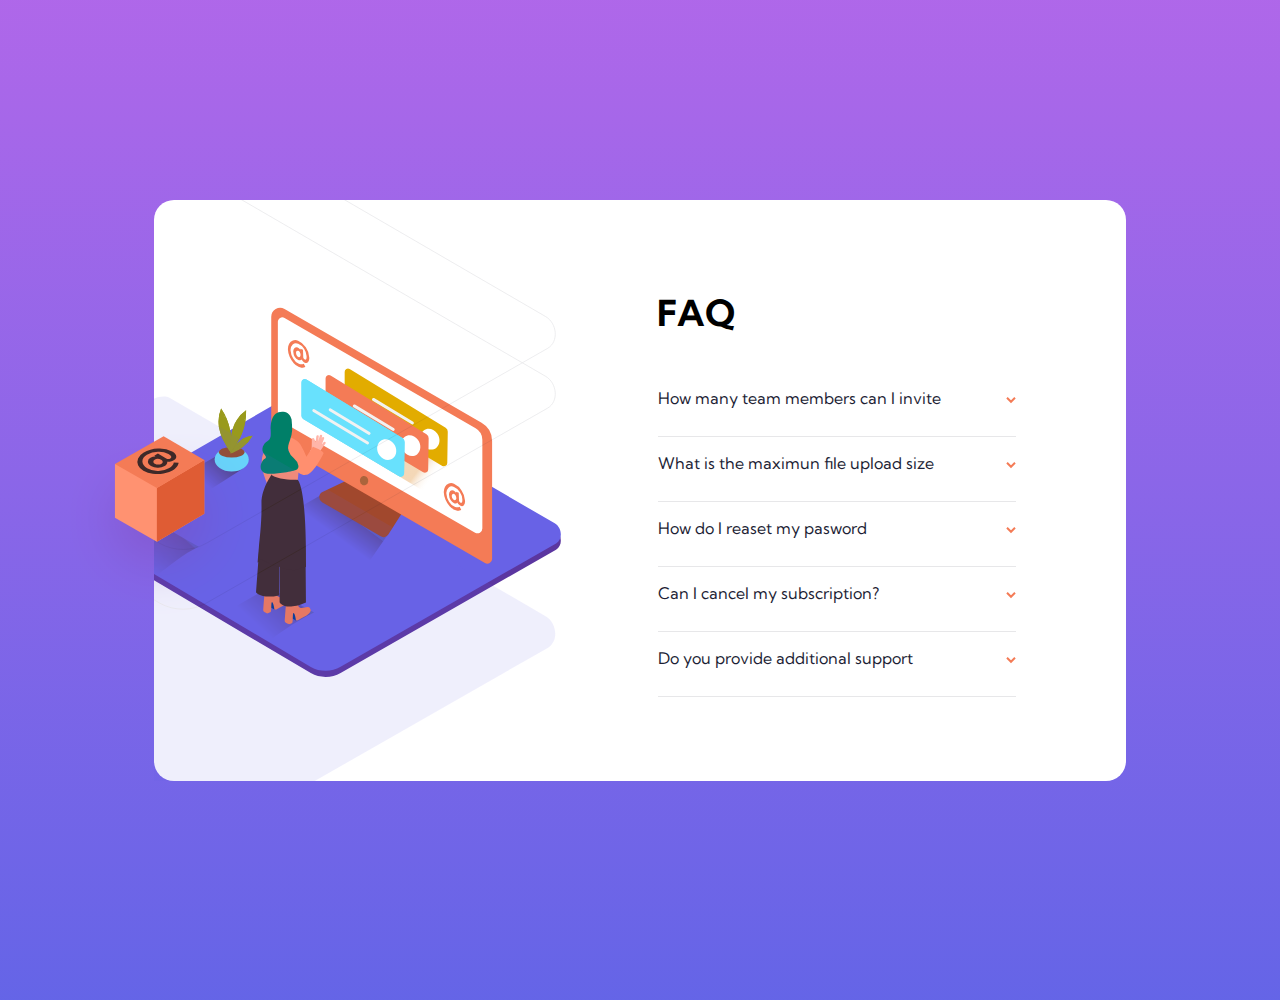
<file: index.html>
<!DOCTYPE html>
<html lang="en">
<head>
    <meta charset="UTF-8">
    <meta http-equiv="X-UA-Compatible" content="IE=edge">
    <meta name="viewport" content="width=device-width, initial-scale=1.0">
    <title>Document</title>
    <link rel="preconnect" href="https://fonts.googleapis.com">
    <link rel="preconnect" href="https://fonts.gstatic.com" crossorigin>
    <link href="https://fonts.googleapis.com/css2?family=Kumbh+Sans:wght@400;700&display=swap" rel="stylesheet">
    <link rel="stylesheet" href="style.css">
    
</head>
<body>
    <div class="container">
        <div class="collage">
            <div class="img scene">
                <div class="girl"></div>
                <div class="sombra"></div>
               
            </div>
            <div class="img cubo"><img src="images/illustration-box-desktop.svg" alt=""></div>
        </div>


        <div class="faq">
            <h1 class="title">FAQ</h1>
            <ul class="list">
                <li>
                    <div class="accordion">How many team members can I invite  </div>
                    <div class="panel"><p> You can invite up to 2 additional users on the Free plan. There is no limit on team members for the Premium plan.</p></div>
                </li>
                <li>
                    <div class="accordion">What is the maximun file upload size </div>
                    <div class="panel"><p>No more than 2GB. All files in your account mut fit your allotted spaces</p></div>
                </li>        
                <li>
                    <div class="accordion">How do I reaset my pasword </div>
                    <div class="panel"><p>Click “Forgot password” from the login page or “Change password” from your profile page. A reset link will be emailed to you. </p></div>

                </li>
                <li>
                    <div class="accordion">Can I cancel my subscription? </div>
                    <div class="panel"><p>Yes! Send us a message and we’ll process your request no questions asked. </p></div>

                </li>
                <li>
                    <div class="accordion">Do you provide additional support </div>
                    <div class="panel"><p>Chat and email support is available 24/7. Phone lines are open during normal business hours.</p></div>
                </li>
            </ul>
        </div>
    </div>

    <script src="main.js"></script>
</body>
</html>
</file>
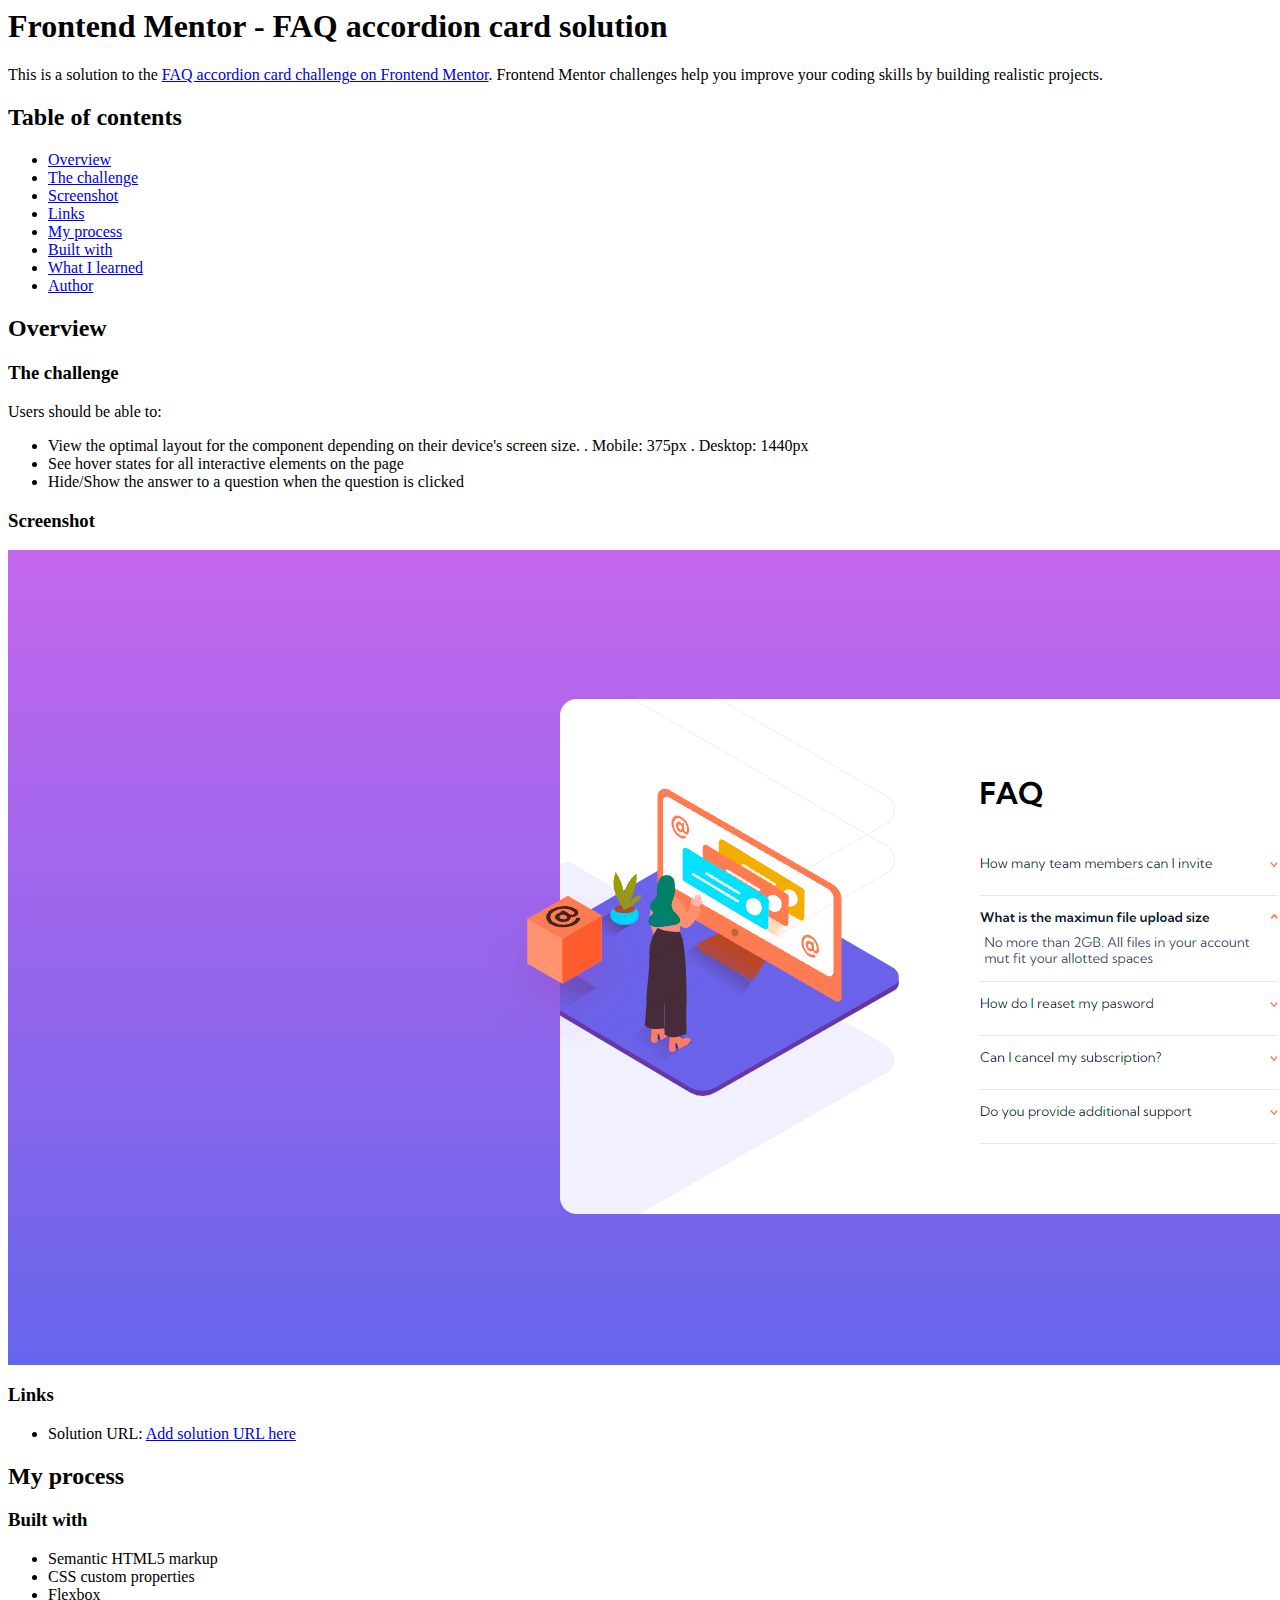
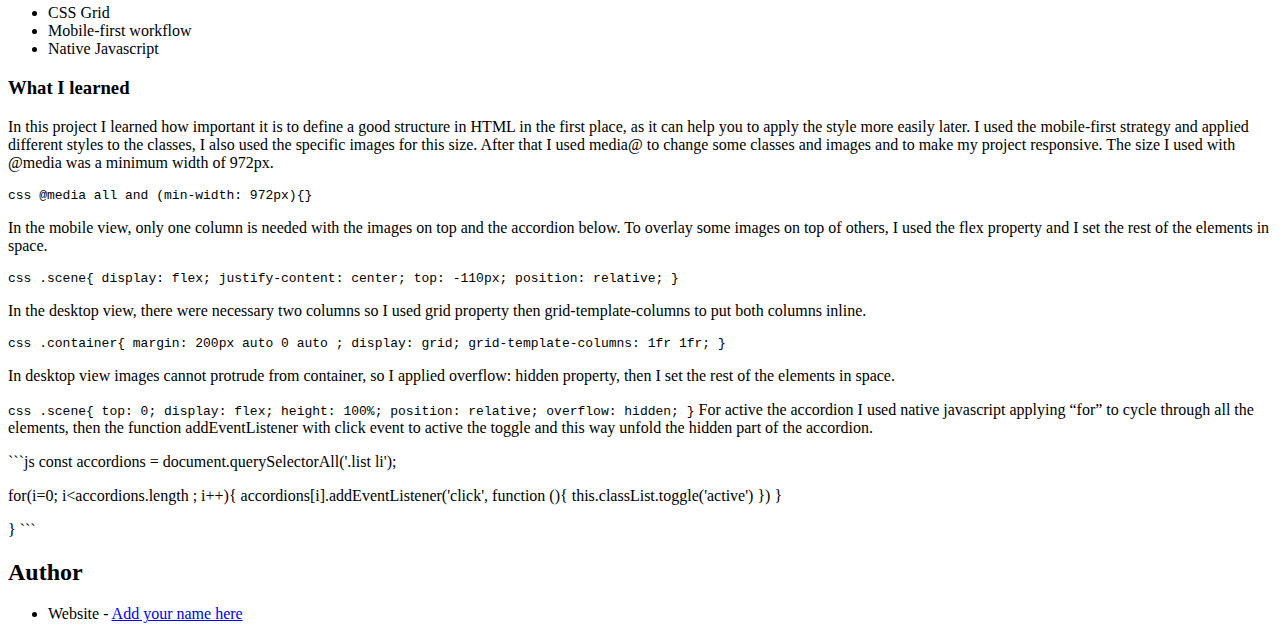
<file: index-1.html>
<html><head><meta http-equiv="Content-Type" content="text/html; charset=utf-8"/><title>Desconocido </title></head><body>
<h1 id="frontend-mentor-faq-accordion-card-solution">Frontend Mentor - FAQ accordion card solution</h1>
<p>This is a solution to the <a href="https://www.frontendmentor.io/challenges/faq-accordion-card-XlyjD0Oam">FAQ accordion card challenge on Frontend Mentor</a>. Frontend Mentor challenges help you improve your coding skills by building realistic projects. </p>
<h2 id="table-of-contents">Table of contents</h2>
<ul>
<li><a href="#overview">Overview</a></li>
<li><a href="#the-challenge">The challenge</a></li>
<li><a href="#screenshot">Screenshot</a></li>
<li><a href="#links">Links</a></li>
<li><a href="#my-process">My process</a></li>
<li><a href="#built-with">Built with</a></li>
<li><a href="#what-i-learned">What I learned</a></li>
<li><a href="#author">Author</a></li>
</ul>
<h2 id="overview">Overview</h2>
<h3 id="the-challenge">The challenge</h3>
<p>Users should be able to:</p>
<ul>
<li>View the optimal layout for the component depending on their device's screen size. 
    . Mobile: 375px
    . Desktop: 1440px</li>
<li>See hover states for all interactive elements on the page</li>
<li>Hide/Show the answer to a question when the question is clicked</li>
</ul>
<h3 id="screenshot">Screenshot</h3>
<p><img alt="" src="screen-shot-1.png"/></p>
<h3 id="links">Links</h3>
<ul>
<li>Solution URL: <a href="https://your-solution-url.com">Add solution URL here</a></li>
</ul>
<h2 id="my-process">My process</h2>
<h3 id="built-with">Built with</h3>
<ul>
<li>Semantic HTML5 markup</li>
<li>CSS custom properties</li>
<li>Flexbox</li>
<li>CSS Grid</li>
<li>Mobile-first workflow</li>
<li>Native Javascript</li>
</ul>
<h3 id="what-i-learned">What I learned</h3>
<p>In this project I learned how important it is to define a good structure in HTML in the first place, as it can help you to apply the style more easily later.
I used the mobile-first strategy and applied different styles to the classes, I also used the specific images for this size. After that I used media@ to change some classes and images and to make my project responsive. The size I used with @media was a minimum width of 972px.</p>
<p><code>css
@media all and (min-width: 972px){}</code></p>
<p>In the mobile view, only one column is needed with the images on top and the accordion below. To overlay some images on top of others, I used the flex property and I set the rest of the elements in space.</p>
<p><code>css
.scene{
    display: flex; 
    justify-content: center;
    top: -110px; 
    position: relative;
}</code></p>
<p>In the desktop view, there were necessary two columns so I used grid property then grid-template-columns to put both columns inline.</p>
<p><code>css
    .container{
        margin: 200px auto 0 auto ;
        display: grid;
        grid-template-columns: 1fr 1fr;
  }</code></p>
<p>In desktop view images cannot protrude from container, so I applied overflow: hidden property, then I set the rest of the elements in space.</p>
<p><code>css
.scene{
        top: 0;
        display: flex; 
        height: 100%;
        position: relative;
        overflow: hidden;
    }</code>
For active the accordion I used native javascript  applying “for”  to cycle through all the elements, then the function addEventListener with click event to active the toggle and this way unfold the hidden part of the accordion.</p>
<p>```js
const accordions = document.querySelectorAll('.list li');</p>
<p>for(i=0; i&lt;accordions.length ; i++){
    accordions[i].addEventListener('click', function (){ 
      this.classList.toggle('active') 
   })
 }</p>
<p>}
```</p>
<h2 id="author">Author</h2>
<ul>
<li>Website - <a href="https://www.your-site.com">Add your name here</a></li>
</ul>
</body></html>
</file>
<file: style.css>
/* http://meyerweb.com/eric/tools/css/reset/ 
   v2.0 | 20110126
   License: none (public domain)
*/

html, body, div, span, applet, object, iframe,
h1, h2, h3, h4, h5, h6, p, blockquote, pre,
a, abbr, acronym, address, big, cite, code,
del, dfn, em, img, ins, kbd, q, s, samp,
small, strike, strong, sub, sup, tt, var,
b, u, i, center,
dl, dt, dd, ol, ul, li,
fieldset, form, label, legend,
table, caption, tbody, tfoot, thead, tr, th, td,
article, aside, canvas, details, embed, 
figure, figcaption, footer, header, hgroup, 
menu, nav, output, ruby, section, summary,
time, mark, audio, video {
	margin: 0;
	padding: 0;
	border: 0;
	font-size: 100%;
	font: inherit;
	vertical-align: baseline;
}
/* HTML5 display-role reset for older browsers */
article, aside, details, figcaption, figure, 
footer, header, hgroup, menu, nav, section {
	display: block;
}
body {
	line-height: 1;
}
ol, ul {
	list-style: none;
}
blockquote, q {
	quotes: none;
}
blockquote:before, blockquote:after,
q:before, q:after {
	content: '';
	content: none;
}
table {
	border-collapse: collapse;
	border-spacing: 0;
}


body{
    height:800px;
    background: linear-gradient(180deg, hsl(273, 75%, 66%), hsl(240, 73%, 65%) );
	font-size: 12px;
	font-family: 'Kumbh Sans', sans-serif;
	font-weight: 400;
	
}
.container{
  margin: 148px 25px 0 25px;
  background: white;
  border-radius: 20px;
  max-width: 972px;

}

.scene{
	display: flex; 
	justify-content: center;
	top: -110px; 
	position: relative;
}
 .scene .girl{
	background: url('/images/illustration-woman-online-mobile.svg') no-repeat transparent;
	width: 237px;
	height: 196px;
	position: absolute;

} 
.scene .sombra{
	background: url('/images/bg-pattern-mobile.svg') no-repeat transparent bottom;
	width: 240px;
	height: 210px;
	position: absolute;

}
.cubo{
	display: none;

}

.faq{
    padding-bottom: 50px;
	padding-top: 136px ;
} 

.faq .list li{
	border-bottom: 1px hsl(240, 5%, 91%) solid;
	padding: 18px 0;
	margin: 0 18px;
	position: relative;
	cursor: pointer;
}

.title{
	
	text-align: center;
	font-weight: 700;
	font-size: 36px;
	padding-top: -80px;
}


.accordion{
	background-color:white;
	color:hsl(238, 29%, 16%);
	cursor: pointer;
	width: 100%;
	border: none;
	text-align: left;
	outline: none;
	font-size: 12px;
	font-family: 'Kumbh Sans', sans-serif;
	font-weight: 400;
}
.active .accordion{
	font-weight: 700;
}

.accordion:hover {
	color: hsl(14, 88%, 65%);
}

.accordion::after {
	content: url(images/icon-arrow-down.svg);
	float: right;
	margin-left: 5px;
}
.active .accordion::after {
	content: url(images/icon-arrow-down.svg);
	transform: rotate(180deg);
  }

.panel {
	
	margin-left:5px;
	padding-top: 12px;
	line-height: 20px;
	text-align: left;
	background-color: white;
	max-height: 0;
	overflow: hidden;
	font-size: 12px;
	font-family: 'Kumbh Sans', sans-serif;
	font-weight: 400;
	color: hsl(237, 12%, 33%);
  }
.active .panel{

	max-height: 100%;
}


@media all and (min-width: 972px){
	.container{
		margin: 200px auto 0 auto ;
		display: grid;
		grid-template-columns: 1fr 1fr;
		
	}

	.collage {
		position: relative;
	}

	.scene{
		top: 0;
		display: flex; 
		height: 100%;
		position: relative;
		overflow: hidden;
	}

	.scene .sombra{
		background: url('/images/bg-pattern-desktop.svg') no-repeat transparent -290px -104px;
		background-size: 120%;
		position: absolute;
		width: 132%;
		height: 100%;
	} 

	.scene .girl{
		background: url('/images/illustration-woman-online-desktop.svg') no-repeat transparent;
		position: absolute;
		background-size: 100%;
		width: 100%;
		height: 100%;
		top: 107px;
		right: 79px;
	}
	
	.cubo{
		display: block;
		position: absolute;
		top: calc(50% - 71px);
		left: -90px;
		top:234px;
	} 

	.faq{
		padding-right: 92px;
		padding-bottom: 84px;
	} 
	

	.title{
	display: inline-block;
	position: relative;
	top: -41px;
	left: 17px;
	}

	.accordion{
		font-size: 16px;
	}
	.panel{
		font-size: 16px;
	}

	/* .active .panel{
		
	
	} */
}
</file>
